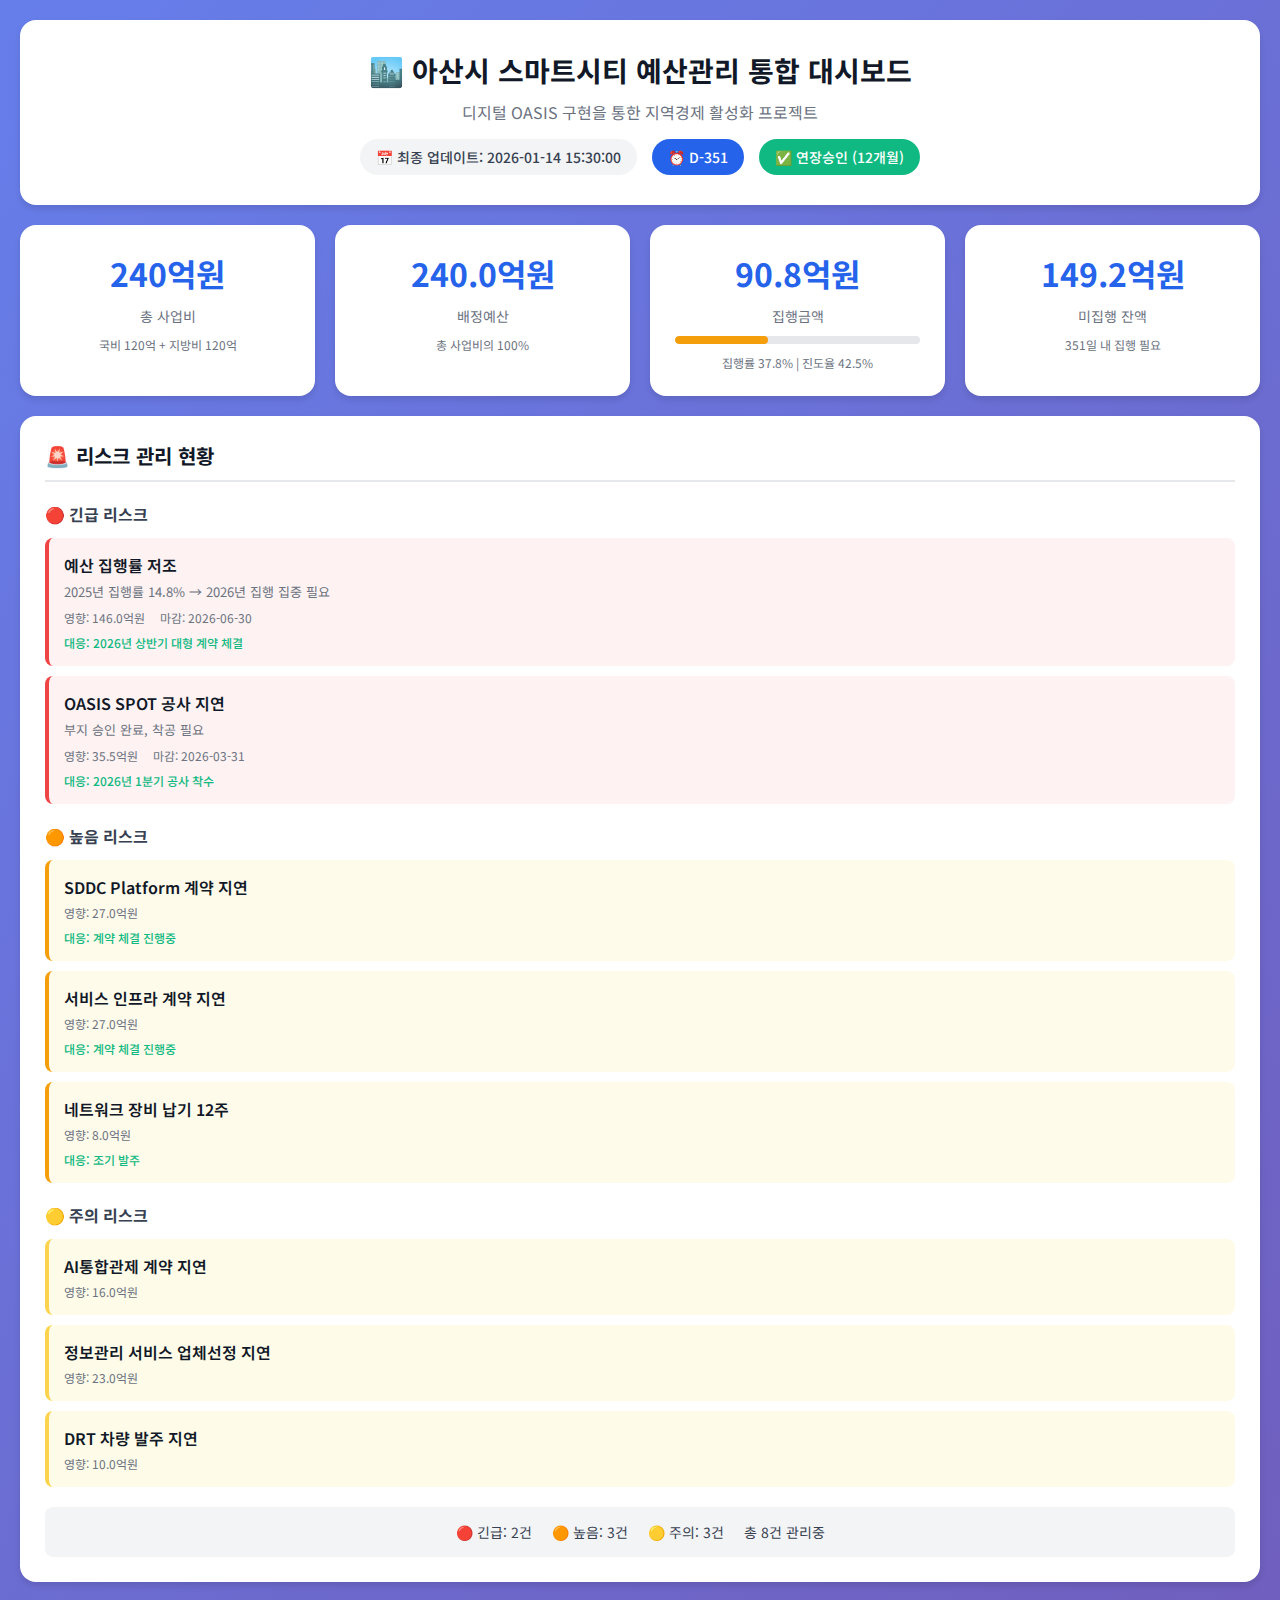
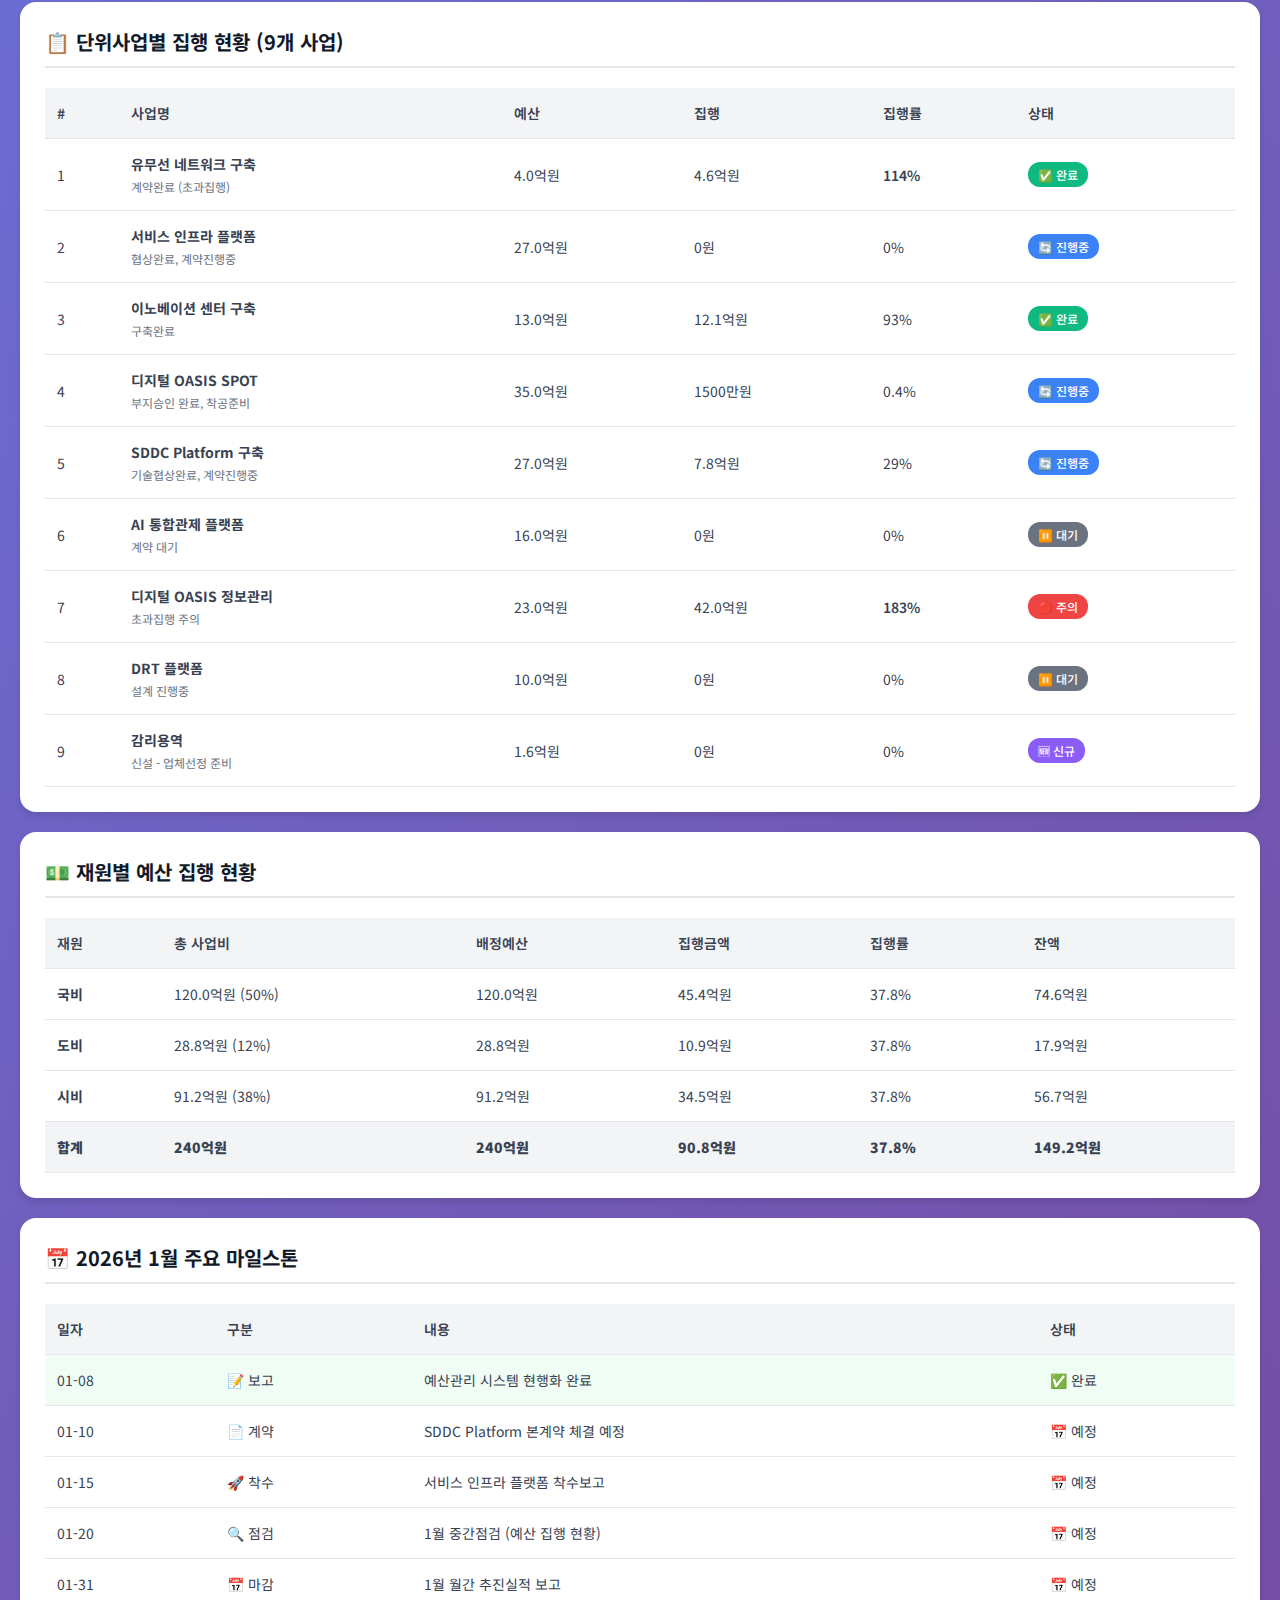
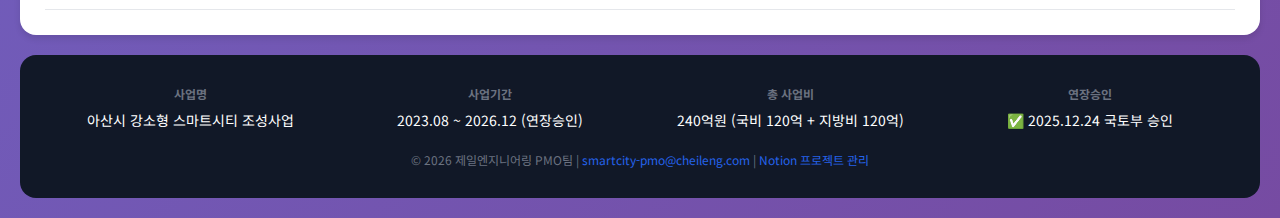
<file: index.html>
<!DOCTYPE html>
<html lang="ko">
<head>
    <meta charset="UTF-8">
    <meta name="viewport" content="width=device-width, initial-scale=1.0">
    <title>아산시 스마트시티 예산관리 통합 대시보드</title>
    <link rel="preconnect" href="https://fonts.googleapis.com">
    <link rel="preconnect" href="https://fonts.gstatic.com" crossorigin>
    <link href="https://fonts.googleapis.com/css2?family=Noto+Sans+KR:wght@400;500;600;700&display=swap" rel="stylesheet">
    <style>
        :root {
            --primary: #2563EB;
            --success: #10B981;
            --warning: #F59E0B;
            --danger: #EF4444;
            --gray-100: #F3F4F6;
            --gray-200: #E5E7EB;
            --gray-500: #6B7280;
            --gray-700: #374151;
            --gray-900: #111827;
        }
        * { margin: 0; padding: 0; box-sizing: border-box; }
        body {
            font-family: 'Noto Sans KR', -apple-system, BlinkMacSystemFont, sans-serif;
            background: linear-gradient(135deg, #667eea 0%, #764ba2 100%);
            min-height: 100vh;
            padding: 20px;
        }
        .container { max-width: 1400px; margin: 0 auto; }
        .header {
            background: #fff;
            border-radius: 16px;
            padding: 30px;
            margin-bottom: 20px;
            box-shadow: 0 4px 6px rgba(0,0,0,0.1);
            text-align: center;
        }
        .header h1 { font-size: 28px; color: var(--gray-900); margin-bottom: 10px; }
        .header p { color: var(--gray-500); font-size: 16px; margin-bottom: 15px; }
        .header-status { display: flex; justify-content: center; gap: 15px; flex-wrap: wrap; }
        .update-badge, .days-badge, .extension-badge {
            padding: 8px 16px;
            border-radius: 20px;
            font-size: 14px;
            font-weight: 500;
        }
        .update-badge { background: var(--gray-100); color: var(--gray-700); }
        .days-badge { background: var(--primary); color: #fff; }
        .days-badge.urgent { background: var(--danger); animation: pulse 2s infinite; }
        .extension-badge { background: var(--success); color: #fff; }
        @keyframes pulse { 0%, 100% { opacity: 1; } 50% { opacity: 0.7; } }
        .cards-grid {
            display: grid;
            grid-template-columns: repeat(4, 1fr);
            gap: 20px;
            margin-bottom: 20px;
        }
        @media (max-width: 1200px) { .cards-grid { grid-template-columns: repeat(2, 1fr); } }
        @media (max-width: 600px) { .cards-grid { grid-template-columns: 1fr; } }
        .card {
            background: #fff;
            border-radius: 16px;
            padding: 25px;
            box-shadow: 0 4px 6px rgba(0,0,0,0.1);
            text-align: center;
            transition: transform 0.2s;
        }
        .card:hover { transform: translateY(-5px); }
        .card-value { font-size: 32px; font-weight: 700; color: var(--primary); margin-bottom: 10px; }
        .card-label { font-size: 14px; color: var(--gray-500); margin-bottom: 10px; }
        .card-sub { font-size: 12px; color: var(--gray-500); }
        .progress-bar {
            height: 8px;
            background: var(--gray-200);
            border-radius: 4px;
            overflow: hidden;
            margin: 10px 0;
        }
        .progress-fill { height: 100%; border-radius: 4px; transition: width 0.5s ease; }
        .section {
            background: #fff;
            border-radius: 16px;
            padding: 25px;
            margin-bottom: 20px;
            box-shadow: 0 4px 6px rgba(0,0,0,0.1);
        }
        .section-title {
            font-size: 20px;
            color: var(--gray-900);
            margin-bottom: 20px;
            padding-bottom: 10px;
            border-bottom: 2px solid var(--gray-200);
        }
        .data-table { width: 100%; border-collapse: collapse; }
        .data-table th, .data-table td {
            padding: 15px 12px;
            text-align: left;
            border-bottom: 1px solid var(--gray-200);
        }
        .data-table th {
            background: var(--gray-100);
            font-weight: 600;
            color: var(--gray-700);
            font-size: 14px;
        }
        .data-table td { font-size: 14px; color: var(--gray-700); }
        .data-table tr:hover { background: var(--gray-100); }
        .data-table .total-row { background: var(--gray-100); font-weight: 600; }
        .data-table .status-done { background: #F0FDF4; }
        .unit-detail { font-size: 12px; color: var(--gray-500); margin-top: 4px; }
        .rate-over { color: var(--danger); font-weight: 600; }
        .rate-low { color: var(--warning); }
        .status-badge {
            display: inline-block;
            padding: 4px 10px;
            border-radius: 12px;
            font-size: 12px;
            color: #fff;
            font-weight: 500;
        }
        .risk-section { margin-bottom: 20px; }
        .risk-section h3 { font-size: 16px; margin-bottom: 12px; color: var(--gray-700); }
        .risk-item {
            background: var(--gray-100);
            border-radius: 8px;
            padding: 15px;
            margin-bottom: 10px;
            border-left: 4px solid var(--gray-500);
        }
        .risk-item.critical { border-left-color: var(--danger); background: #FEF2F2; }
        .risk-item.high { border-left-color: var(--warning); background: #FFFBEB; }
        .risk-item.medium { border-left-color: #FCD34D; background: #FEFCE8; }
        .risk-title { font-weight: 600; color: var(--gray-900); margin-bottom: 5px; }
        .risk-detail { font-size: 13px; color: var(--gray-500); margin-bottom: 8px; }
        .risk-meta { font-size: 12px; color: var(--gray-500); display: flex; gap: 15px; flex-wrap: wrap; }
        .risk-response { font-size: 12px; color: var(--success); margin-top: 8px; font-weight: 500; }
        .risk-summary {
            display: flex;
            gap: 20px;
            padding: 15px;
            background: var(--gray-100);
            border-radius: 8px;
            margin-top: 15px;
            justify-content: center;
            flex-wrap: wrap;
        }
        .risk-summary span { font-size: 14px; color: var(--gray-700); }
        .footer {
            background: var(--gray-900);
            border-radius: 16px;
            padding: 30px;
            color: #fff;
            margin-top: 20px;
        }
        .footer-grid {
            display: grid;
            grid-template-columns: repeat(4, 1fr);
            gap: 20px;
            margin-bottom: 20px;
        }
        @media (max-width: 900px) { .footer-grid { grid-template-columns: repeat(2, 1fr); } }
        @media (max-width: 500px) { .footer-grid { grid-template-columns: 1fr; } }
        .footer-item { text-align: center; }
        .footer-item strong { display: block; color: var(--gray-500); font-size: 12px; margin-bottom: 5px; }
        .footer-item span { font-size: 14px; }
        .footer p { text-align: center; font-size: 12px; color: var(--gray-500); }
        .footer a { color: var(--primary); text-decoration: none; }
        .footer a:hover { text-decoration: underline; }
    </style>
</head>
<body>
    <div class="container">
        <header class="header">
            <h1>🏙️ 아산시 스마트시티 예산관리 통합 대시보드</h1>
            <p>디지털 OASIS 구현을 통한 지역경제 활성화 프로젝트</p>
            <div id="header-info"></div>
        </header>
        
        <section class="cards-grid">
            <div class="card" id="total-budget"></div>
            <div class="card" id="allocated-budget"></div>
            <div class="card" id="executed-amount"></div>
            <div class="card" id="remaining-budget"></div>
        </section>
        
        <section class="section">
            <h2 class="section-title">🚨 리스크 관리 현황</h2>
            <div id="risk-items"></div>
        </section>
        
        <section class="section">
            <h2 class="section-title">📋 단위사업별 집행 현황 (9개 사업)</h2>
            <div id="status-table"></div>
        </section>
        
        <section class="section">
            <h2 class="section-title">💵 재원별 예산 집행 현황</h2>
            <div id="funding-table"></div>
        </section>
        
        <section class="section">
            <h2 class="section-title">📅 2026년 1월 주요 마일스톤</h2>
            <div id="milestone-table"></div>
        </section>
        
        <footer class="footer">
            <div id="footer-info"></div>
            <p style="margin-top:20px;">
                © 2026 제일엔지니어링 PMO팀 | 
                <a href="mailto:smartcity-pmo@cheileng.com">smartcity-pmo@cheileng.com</a> |
                <a href="https://www.notion.so/21650aa9577d80dc8278e0187c54677f" target="_blank">Notion 프로젝트 관리</a>
            </p>
        </footer>
    </div>

    <script>
    var DATA = {
        "update_date": "2026-01-14",
        "update_time": "15:30:00",
        "project_info": {
            "name": "아산시 강소형 스마트시티 조성사업",
            "end_date": "2026-12-31",
            "extension_approved": true,
            "days_remaining": 351
        },
        "summary": {
            "총예산": 24000000000,
            "총집행": 9080000000,
            "총잔액": 14920000000,
            "집행률": 37.8,
            "진도율": 42.5,
            "남은일수": 351,
            "재원별": {
                "국비": {"총액": 12000000000, "비율": 50, "집행": 4540000000, "집행률": 37.8, "잔액": 7460000000},
                "도비": {"총액": 2880000000, "비율": 12, "집행": 1090000000, "집행률": 37.8, "잔액": 1790000000},
                "시비": {"총액": 9120000000, "비율": 38, "집행": 3450000000, "집행률": 37.8, "잔액": 5670000000}
            }
        },
        "units": [
            {"id": 1, "name": "유무선 네트워크 구축", "budget": 400000000, "executed": 460000000, "rate": 114, "status": "완료", "status_detail": "계약완료 (초과집행)"},
            {"id": 2, "name": "서비스 인프라 플랫폼", "budget": 2700000000, "executed": 0, "rate": 0, "status": "진행중", "status_detail": "협상완료, 계약진행중"},
            {"id": 3, "name": "이노베이션 센터 구축", "budget": 1300000000, "executed": 1210000000, "rate": 93, "status": "완료", "status_detail": "구축완료"},
            {"id": 4, "name": "디지털 OASIS SPOT", "budget": 3500000000, "executed": 15000000, "rate": 0.4, "status": "진행중", "status_detail": "부지승인 완료, 착공준비"},
            {"id": 5, "name": "SDDC Platform 구축", "budget": 2700000000, "executed": 780000000, "rate": 29, "status": "진행중", "status_detail": "기술협상완료, 계약진행중"},
            {"id": 6, "name": "AI 통합관제 플랫폼", "budget": 1600000000, "executed": 0, "rate": 0, "status": "대기", "status_detail": "계약 대기"},
            {"id": 7, "name": "디지털 OASIS 정보관리", "budget": 2300000000, "executed": 4200000000, "rate": 183, "status": "주의", "status_detail": "초과집행 주의"},
            {"id": 8, "name": "DRT 플랫폼", "budget": 1000000000, "executed": 0, "rate": 0, "status": "대기", "status_detail": "설계 진행중"},
            {"id": 9, "name": "감리용역", "budget": 160000000, "executed": 0, "rate": 0, "status": "신규", "status_detail": "신설 - 업체선정 준비"}
        ],
        "milestones": [
            {"date": "01-08", "type": "보고", "title": "예산관리 시스템 현행화 완료", "status": "완료"},
            {"date": "01-10", "type": "계약", "title": "SDDC Platform 본계약 체결 예정", "status": "예정"},
            {"date": "01-15", "type": "착수", "title": "서비스 인프라 플랫폼 착수보고", "status": "예정"},
            {"date": "01-20", "type": "점검", "title": "1월 중간점검 (예산 집행 현황)", "status": "예정"},
            {"date": "01-31", "type": "마감", "title": "1월 월간 추진실적 보고", "status": "예정"}
        ],
        "risks": {
            "critical": [
                {"title": "예산 집행률 저조", "description": "2025년 집행률 14.8% → 2026년 집행 집중 필요", "impact": 14600000000, "response": "2026년 상반기 대형 계약 체결", "deadline": "2026-06-30"},
                {"title": "OASIS SPOT 공사 지연", "description": "부지 승인 완료, 착공 필요", "impact": 3550000000, "response": "2026년 1분기 공사 착수", "deadline": "2026-03-31"}
            ],
            "high": [
                {"title": "SDDC Platform 계약 지연", "impact": 2700000000, "response": "계약 체결 진행중"},
                {"title": "서비스 인프라 계약 지연", "impact": 2700000000, "response": "계약 체결 진행중"},
                {"title": "네트워크 장비 납기 12주", "impact": 800000000, "response": "조기 발주"}
            ],
            "medium": [
                {"title": "AI통합관제 계약 지연", "impact": 1600000000},
                {"title": "정보관리 서비스 업체선정 지연", "impact": 2300000000},
                {"title": "DRT 차량 발주 지연", "impact": 1000000000}
            ],
            "summary": {"critical": 2, "high": 3, "medium": 3, "total": 8}
        }
    };

    function formatCurrency(v) {
        if (!v || v === 0) return '0원';
        if (v >= 100000000) return (v / 100000000).toFixed(1) + '억원';
        if (v >= 10000) return (v / 10000).toFixed(0) + '만원';
        return v.toLocaleString() + '원';
    }

    function getStatusColor(s) {
        var c = {'완료':'#10B981','진행중':'#3B82F6','대기':'#6B7280','신규':'#8B5CF6','주의':'#EF4444'};
        return c[s] || '#6B7280';
    }

    function getStatusEmoji(s) {
        var e = {'완료':'✅','진행중':'🔄','대기':'⏸️','신규':'🆕','주의':'🔴'};
        return e[s] || '📋';
    }

    function getMilestoneEmoji(t) {
        var e = {'보고':'📝','계약':'📄','착수':'🚀','점검':'🔍','마감':'📅'};
        return e[t] || '📌';
    }

    function render() {
        var d = DATA;
        var s = d.summary;
        var p = d.project_info;

        // Header
        document.getElementById('header-info').innerHTML = 
            '<div class="header-status">' +
            '<span class="update-badge">📅 최종 업데이트: ' + d.update_date + ' ' + d.update_time + '</span>' +
            '<span class="days-badge">⏰ D-' + p.days_remaining + '</span>' +
            '<span class="extension-badge">✅ 연장승인 (12개월)</span>' +
            '</div>';

        // Cards
        document.getElementById('total-budget').innerHTML = 
            '<div class="card-value">240억원</div><div class="card-label">총 사업비</div><div class="card-sub">국비 120억 + 지방비 120억</div>';
        
        document.getElementById('allocated-budget').innerHTML = 
            '<div class="card-value">' + formatCurrency(s['총예산']) + '</div><div class="card-label">배정예산</div><div class="card-sub">총 사업비의 100%</div>';
        
        var rate = s['집행률'];
        var color = rate < 30 ? '#EF4444' : (rate < 70 ? '#F59E0B' : '#10B981');
        document.getElementById('executed-amount').innerHTML = 
            '<div class="card-value">' + formatCurrency(s['총집행']) + '</div>' +
            '<div class="card-label">집행금액</div>' +
            '<div class="progress-bar"><div class="progress-fill" style="width:' + rate + '%;background:' + color + '"></div></div>' +
            '<div class="card-sub">집행률 ' + rate + '% | 진도율 ' + s['진도율'] + '%</div>';
        
        document.getElementById('remaining-budget').innerHTML = 
            '<div class="card-value">' + formatCurrency(s['총잔액']) + '</div><div class="card-label">미집행 잔액</div><div class="card-sub">' + s['남은일수'] + '일 내 집행 필요</div>';

        // Units Table
        var h = '<table class="data-table"><thead><tr><th>#</th><th>사업명</th><th>예산</th><th>집행</th><th>집행률</th><th>상태</th></tr></thead><tbody>';
        for (var i = 0; i < d.units.length; i++) {
            var u = d.units[i];
            var rc = u.rate > 100 ? 'rate-over' : (u.rate < 10 ? 'rate-low' : '');
            h += '<tr><td>' + u.id + '</td>' +
                '<td><strong>' + u.name + '</strong><div class="unit-detail">' + u.status_detail + '</div></td>' +
                '<td>' + formatCurrency(u.budget) + '</td>' +
                '<td>' + formatCurrency(u.executed) + '</td>' +
                '<td class="' + rc + '">' + u.rate + '%</td>' +
                '<td><span class="status-badge" style="background:' + getStatusColor(u.status) + '">' + getStatusEmoji(u.status) + ' ' + u.status + '</span></td></tr>';
        }
        document.getElementById('status-table').innerHTML = h + '</tbody></table>';

        // Funding Table
        var f = s['재원별'];
        h = '<table class="data-table"><thead><tr><th>재원</th><th>총 사업비</th><th>배정예산</th><th>집행금액</th><th>집행률</th><th>잔액</th></tr></thead><tbody>';
        var rows = [{name:'국비',data:f['국비']},{name:'도비',data:f['도비']},{name:'시비',data:f['시비']}];
        for (var i = 0; i < rows.length; i++) {
            var r = rows[i];
            h += '<tr><td><strong>' + r.name + '</strong></td>' +
                '<td>' + formatCurrency(r.data['총액']) + ' (' + r.data['비율'] + '%)</td>' +
                '<td>' + formatCurrency(r.data['총액']) + '</td>' +
                '<td>' + formatCurrency(r.data['집행']) + '</td>' +
                '<td>' + r.data['집행률'] + '%</td>' +
                '<td>' + formatCurrency(r.data['잔액']) + '</td></tr>';
        }
        h += '<tr class="total-row"><td><strong>합계</strong></td><td><strong>240억원</strong></td><td><strong>240억원</strong></td>' +
            '<td><strong>' + formatCurrency(s['총집행']) + '</strong></td><td><strong>' + s['집행률'] + '%</strong></td>' +
            '<td><strong>' + formatCurrency(s['총잔액']) + '</strong></td></tr>';
        document.getElementById('funding-table').innerHTML = h + '</tbody></table>';

        // Milestones Table
        h = '<table class="data-table"><thead><tr><th>일자</th><th>구분</th><th>내용</th><th>상태</th></tr></thead><tbody>';
        for (var i = 0; i < d.milestones.length; i++) {
            var m = d.milestones[i];
            var cls = m.status === '완료' ? 'status-done' : '';
            var st = m.status === '완료' ? '✅ 완료' : '📅 예정';
            h += '<tr class="' + cls + '"><td>' + m.date + '</td>' +
                '<td>' + getMilestoneEmoji(m.type) + ' ' + m.type + '</td>' +
                '<td>' + m.title + '</td><td>' + st + '</td></tr>';
        }
        document.getElementById('milestone-table').innerHTML = h + '</tbody></table>';

        // Risks
        var r = d.risks;
        h = '';
        if (r.critical && r.critical.length > 0) {
            h += '<div class="risk-section"><h3>🔴 긴급 리스크</h3>';
            for (var i = 0; i < r.critical.length; i++) {
                var x = r.critical[i];
                h += '<div class="risk-item critical"><div class="risk-title">' + x.title + '</div>' +
                    '<div class="risk-detail">' + (x.description || '') + '</div>' +
                    '<div class="risk-meta"><span>영향: ' + formatCurrency(x.impact) + '</span>' +
                    (x.deadline ? '<span>마감: ' + x.deadline + '</span>' : '') + '</div>' +
                    (x.response ? '<div class="risk-response">대응: ' + x.response + '</div>' : '') + '</div>';
            }
            h += '</div>';
        }
        if (r.high && r.high.length > 0) {
            h += '<div class="risk-section"><h3>🟠 높음 리스크</h3>';
            for (var i = 0; i < r.high.length; i++) {
                var x = r.high[i];
                h += '<div class="risk-item high"><div class="risk-title">' + x.title + '</div>' +
                    '<div class="risk-meta">영향: ' + formatCurrency(x.impact) + '</div>' +
                    (x.response ? '<div class="risk-response">대응: ' + x.response + '</div>' : '') + '</div>';
            }
            h += '</div>';
        }
        if (r.medium && r.medium.length > 0) {
            h += '<div class="risk-section"><h3>🟡 주의 리스크</h3>';
            for (var i = 0; i < r.medium.length; i++) {
                var x = r.medium[i];
                h += '<div class="risk-item medium"><div class="risk-title">' + x.title + '</div>' +
                    '<div class="risk-meta">영향: ' + formatCurrency(x.impact) + '</div></div>';
            }
            h += '</div>';
        }
        h += '<div class="risk-summary"><span>🔴 긴급: ' + r.summary.critical + '건</span>' +
            '<span>🟠 높음: ' + r.summary.high + '건</span><span>🟡 주의: ' + r.summary.medium + '건</span>' +
            '<span>총 ' + r.summary.total + '건 관리중</span></div>';
        document.getElementById('risk-items').innerHTML = h;

        // Footer
        document.getElementById('footer-info').innerHTML = 
            '<div class="footer-grid">' +
            '<div class="footer-item"><strong>사업명</strong><span>' + p.name + '</span></div>' +
            '<div class="footer-item"><strong>사업기간</strong><span>2023.08 ~ 2026.12 (연장승인)</span></div>' +
            '<div class="footer-item"><strong>총 사업비</strong><span>240억원 (국비 120억 + 지방비 120억)</span></div>' +
            '<div class="footer-item"><strong>연장승인</strong><span>✅ 2025.12.24 국토부 승인</span></div>' +
            '</div>';
    }

    document.addEventListener('DOMContentLoaded', render);
    </script>
</body>
</html>
</file>
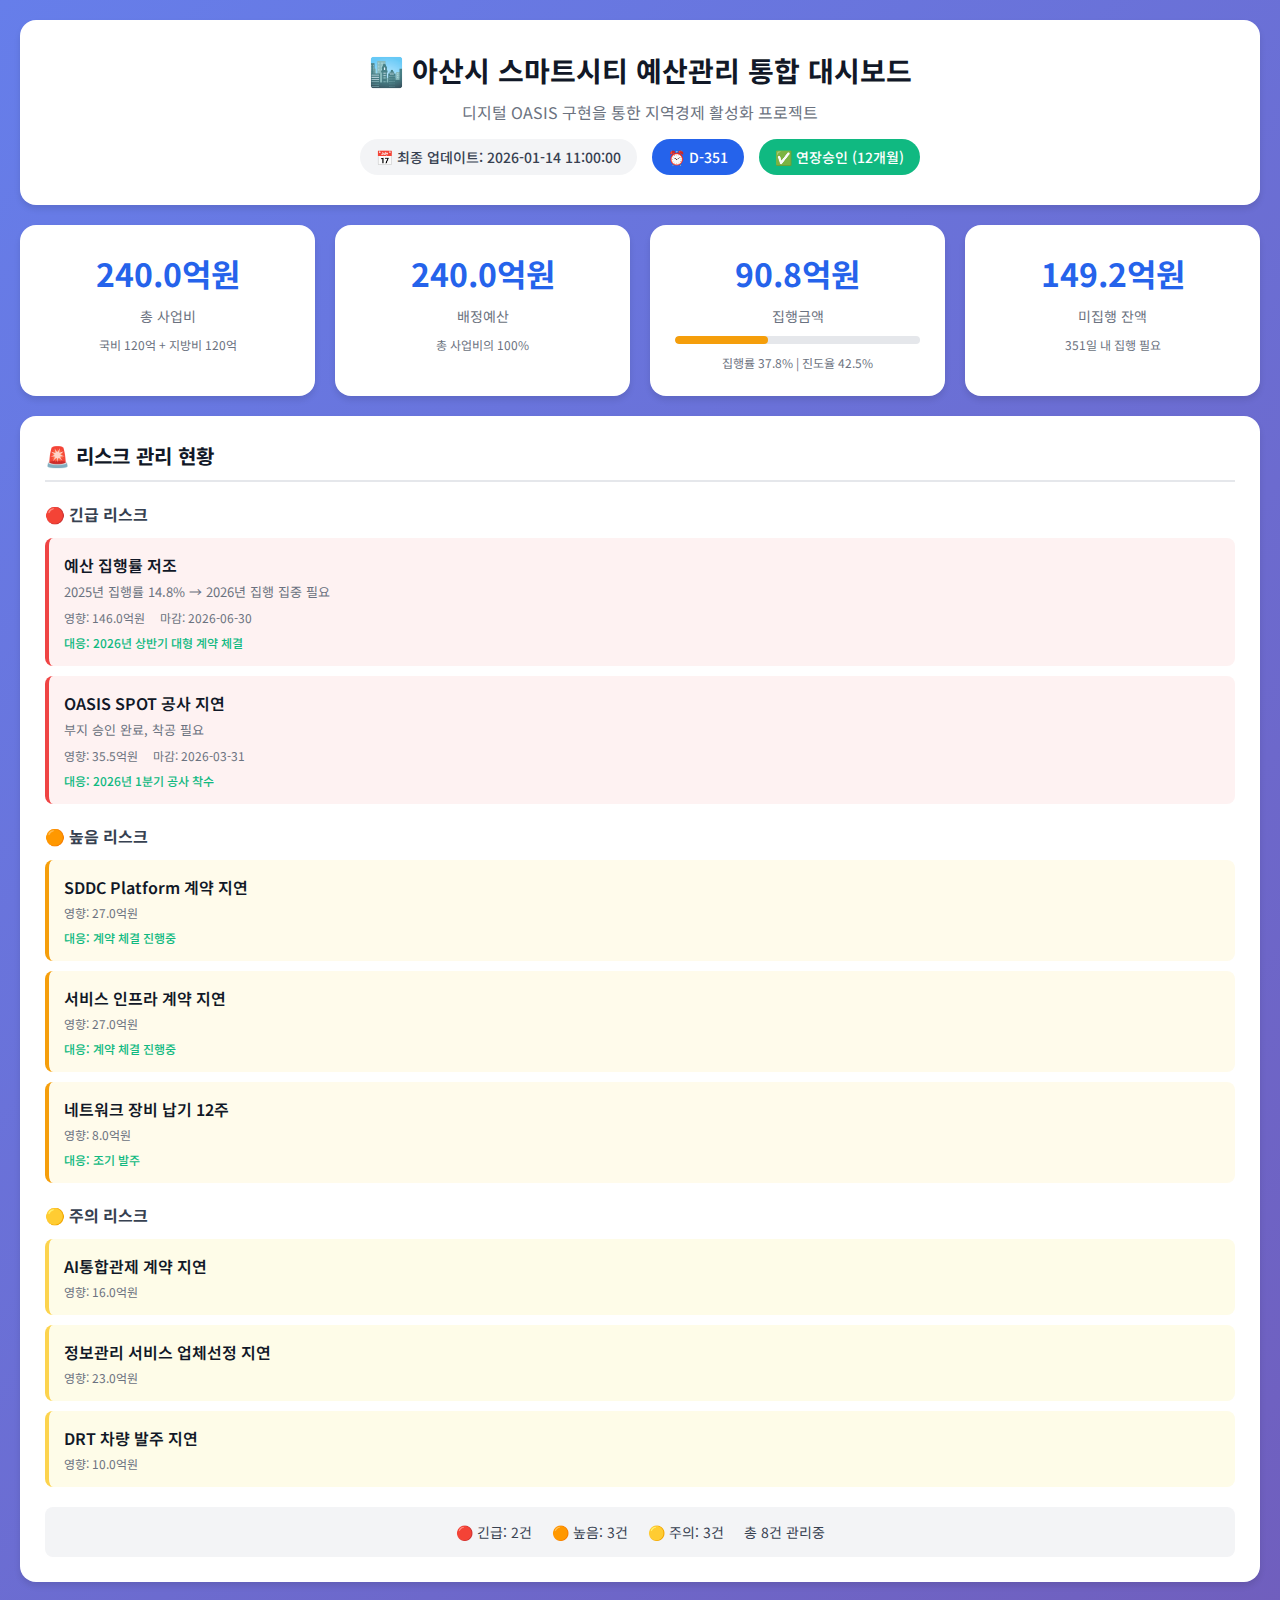
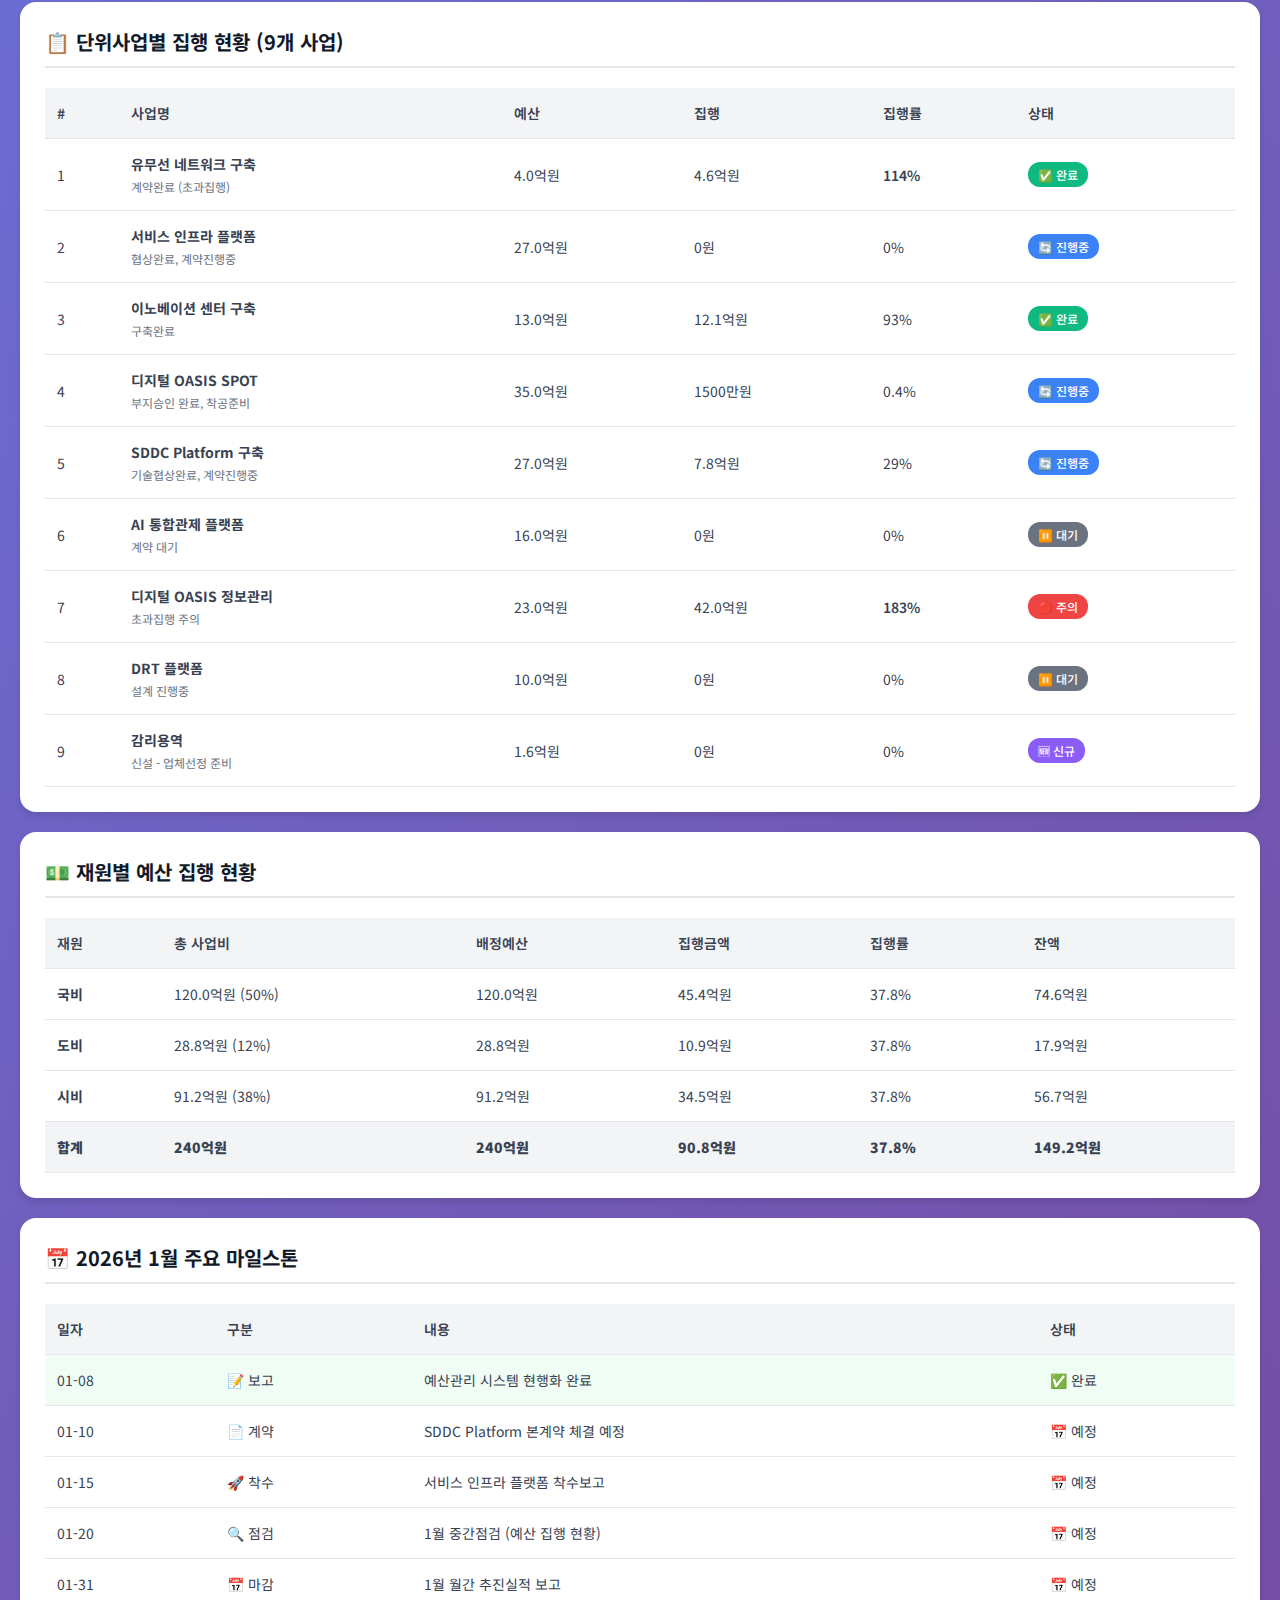
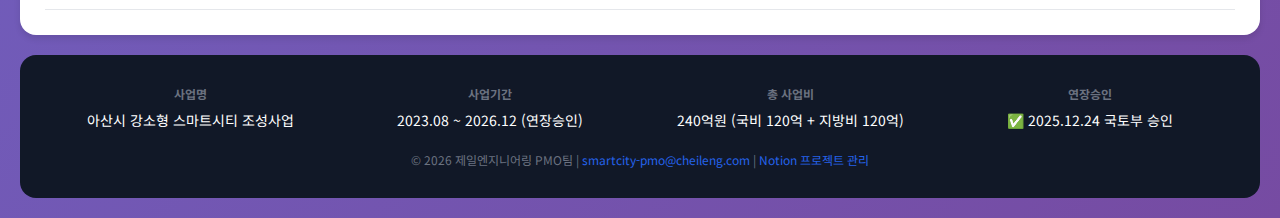
<file: asan-bms-fix/index.html>
<!DOCTYPE html>
<html lang="ko">
<head>
    <meta charset="UTF-8">
    <meta name="viewport" content="width=device-width, initial-scale=1.0">
    <title>아산시 스마트시티 예산관리 통합 대시보드</title>
    <meta name="description" content="아산시 강소형 스마트시티 조성사업 예산관리 시스템 - 240억원 규모, 9개 단위사업">
    <link rel="stylesheet" href="css/style.css">
    <link rel="preconnect" href="https://fonts.googleapis.com">
    <link rel="preconnect" href="https://fonts.gstatic.com" crossorigin>
    <link href="https://fonts.googleapis.com/css2?family=Noto+Sans+KR:wght@400;500;600;700&display=swap" rel="stylesheet">
</head>
<body>
    <div class="container">
        <header class="header">
            <h1>🏙️ 아산시 스마트시티 예산관리 통합 대시보드</h1>
            <p>디지털 OASIS 구현을 통한 지역경제 활성화 프로젝트</p>
            <div id="header-info"></div>
        </header>
        
        <div id="error-message"></div>
        
        <section class="cards-grid">
            <div class="card" id="total-budget">
                <div class="card-value">240억원</div>
                <div class="card-label">총 사업비</div>
                <div class="card-sub">국비 120억 + 지방비 120억</div>
            </div>
            <div class="card" id="allocated-budget">
                <div class="card-value">로딩중...</div>
                <div class="card-label">배정예산</div>
                <div class="card-sub">-</div>
            </div>
            <div class="card" id="executed-amount">
                <div class="card-value">로딩중...</div>
                <div class="card-label">집행금액</div>
                <div class="card-sub">-</div>
            </div>
            <div class="card" id="remaining-budget">
                <div class="card-value">로딩중...</div>
                <div class="card-label">미집행 잔액</div>
                <div class="card-sub">-</div>
            </div>
        </section>
        
        <section class="section">
            <h2 class="section-title">🚨 리스크 관리 현황</h2>
            <div id="risk-items"><p style="text-align:center;color:#666;">데이터 로딩 중...</p></div>
        </section>
        
        <section class="section">
            <h2 class="section-title">📋 단위사업별 집행 현황 (9개 사업)</h2>
            <div id="status-table"><p style="text-align:center;color:#666;">데이터 로딩 중...</p></div>
        </section>
        
        <section class="section">
            <h2 class="section-title">💵 재원별 예산 집행 현황</h2>
            <div id="funding-table"><p style="text-align:center;color:#666;">데이터 로딩 중...</p></div>
        </section>
        
        <section class="section">
            <h2 class="section-title">📅 2026년 1월 주요 마일스톤</h2>
            <div id="milestone-table"><p style="text-align:center;color:#666;">데이터 로딩 중...</p></div>
        </section>
        
        <footer class="footer">
            <div id="footer-info"></div>
            <p style="margin-top:20px;">
                © 2026 제일엔지니어링 PMO팀 | 
                <a href="mailto:smartcity-pmo@cheileng.com">smartcity-pmo@cheileng.com</a> |
                <a href="https://www.notion.so/21650aa9577d80dc8278e0187c54677f" target="_blank">Notion 프로젝트 관리</a>
            </p>
        </footer>
    </div>
    
    <script src="js/dashboard.js"></script>
</body>
</html>
</file>
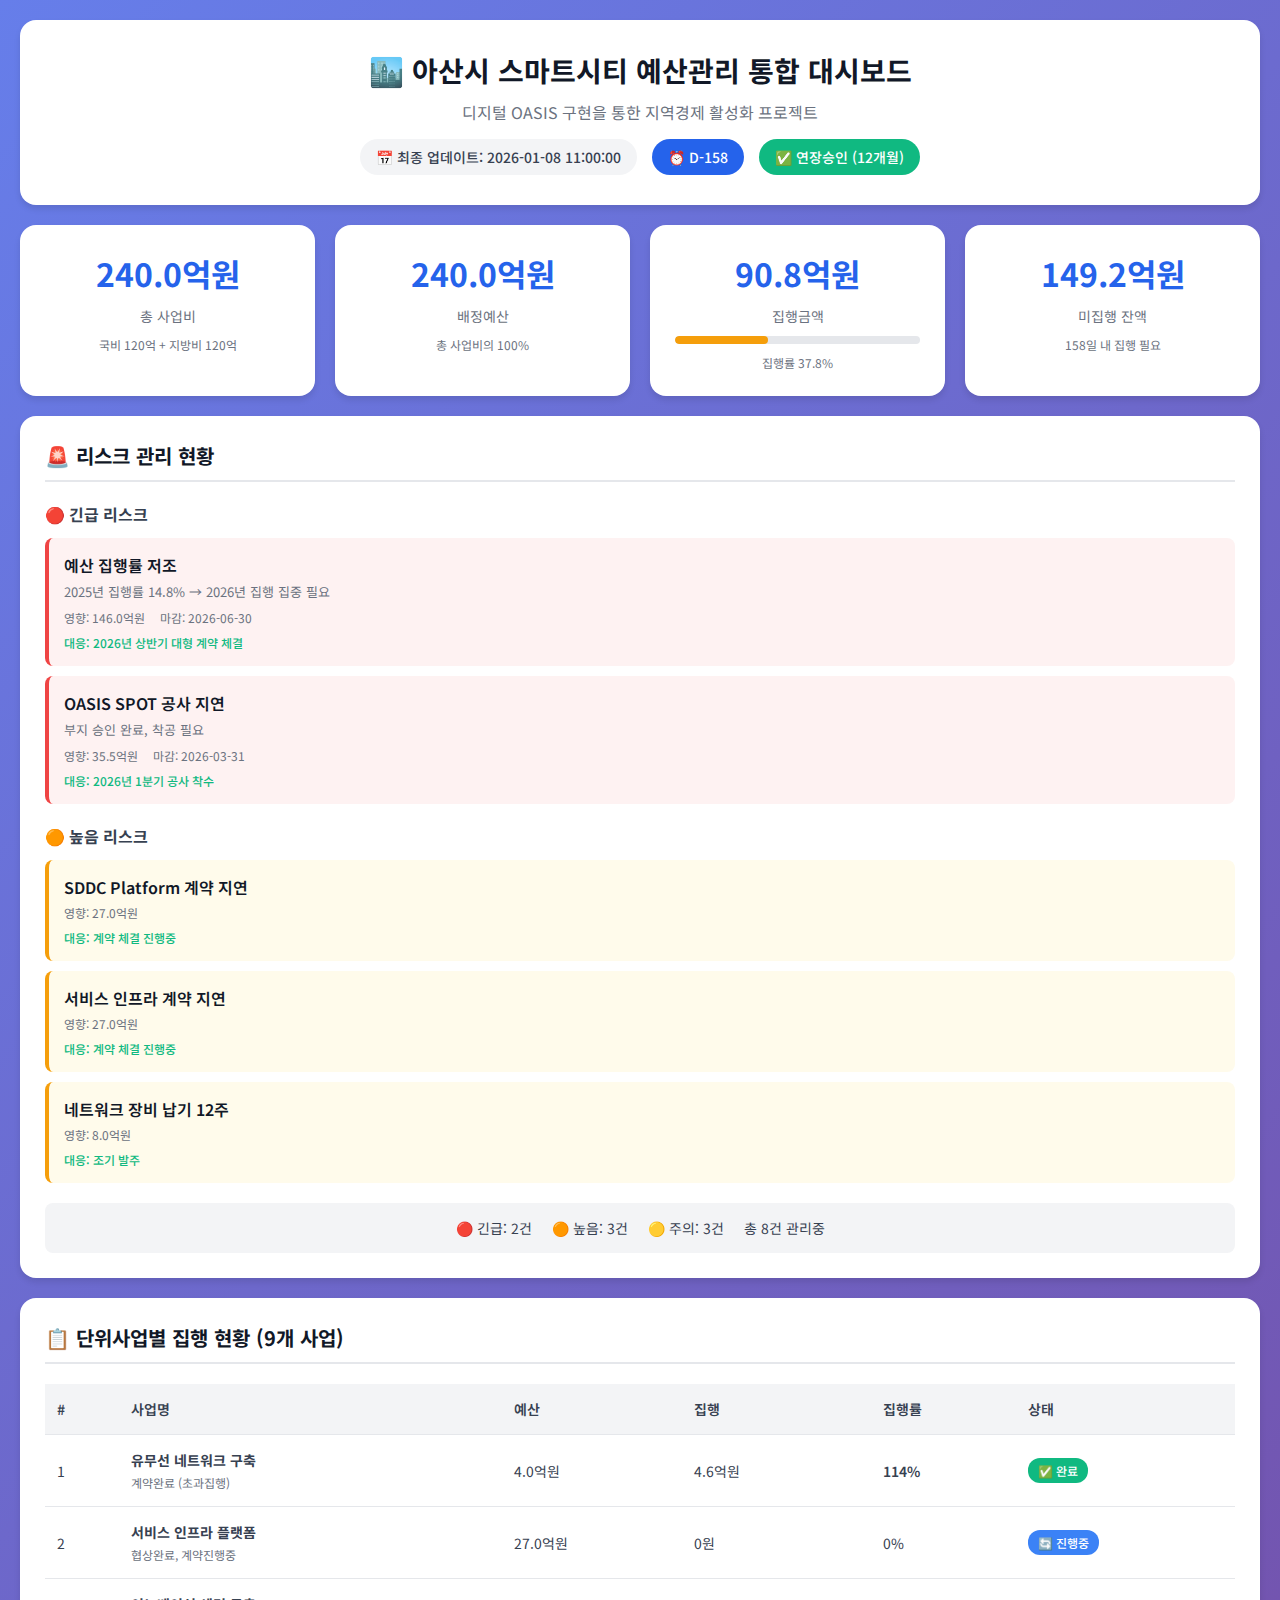
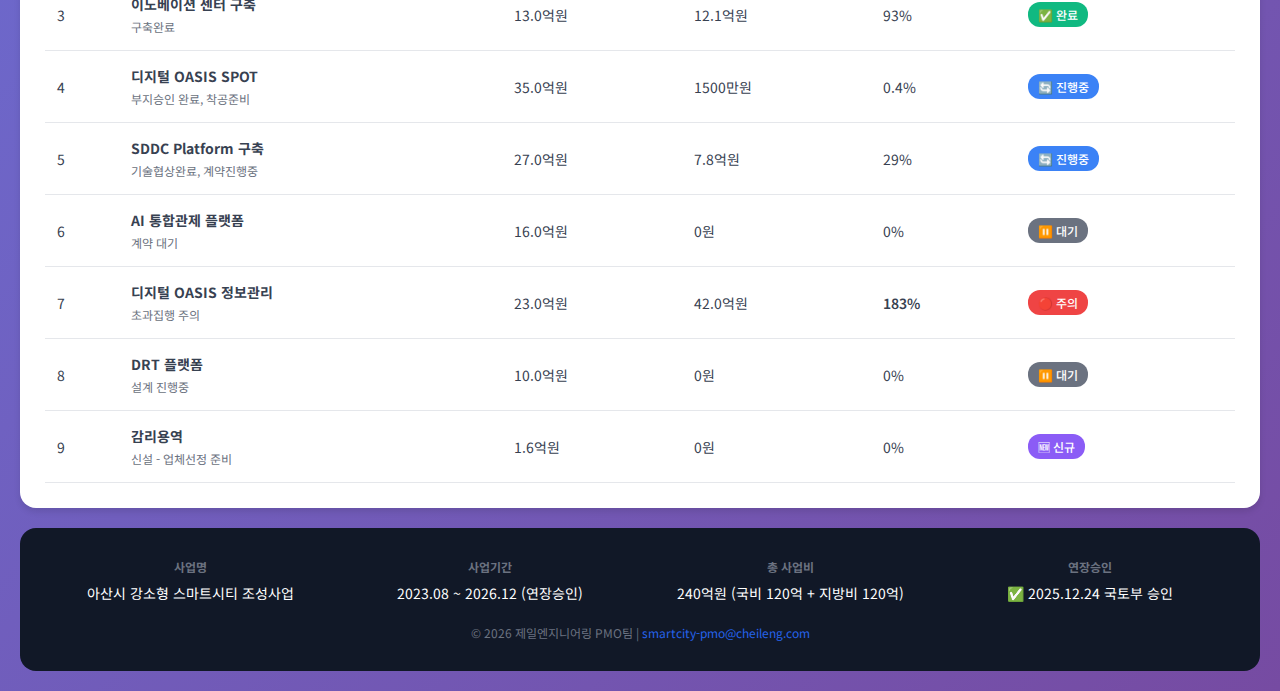
<file: asan-dashboard-update/index.html>
<!DOCTYPE html>
<html lang="ko">
<head>
    <meta charset="UTF-8">
    <meta name="viewport" content="width=device-width, initial-scale=1.0">
    <title>아산시 스마트시티 예산관리 통합 대시보드</title>
    <link rel="stylesheet" href="css/style.css">
    <link rel="preconnect" href="https://fonts.googleapis.com">
    <link rel="preconnect" href="https://fonts.gstatic.com" crossorigin>
    <link href="https://fonts.googleapis.com/css2?family=Noto+Sans+KR:wght@400;500;600;700&display=swap" rel="stylesheet">
</head>
<body>
    <div class="container">
        <header class="header">
            <h1>🏙️ 아산시 스마트시티 예산관리 통합 대시보드</h1>
            <p>디지털 OASIS 구현을 통한 지역경제 활성화 프로젝트</p>
            <div id="header-info"></div>
        </header>
        <div id="error-message"></div>
        <section class="cards-grid">
            <div class="card" id="total-budget"><div class="card-value">240억원</div><div class="card-label">총 사업비</div><div class="card-sub">국비 120억 + 지방비 120억</div></div>
            <div class="card" id="allocated-budget"><div class="card-value">로딩중...</div><div class="card-label">배정예산</div><div class="card-sub">-</div></div>
            <div class="card" id="executed-amount"><div class="card-value">로딩중...</div><div class="card-label">집행금액</div><div class="card-sub">-</div></div>
            <div class="card" id="remaining-budget"><div class="card-value">로딩중...</div><div class="card-label">미집행 잔액</div><div class="card-sub">-</div></div>
        </section>
        <section class="section">
            <h2 class="section-title">🚨 리스크 관리 현황</h2>
            <div id="risk-items"><p style="text-align:center;color:#666;">데이터 로딩 중...</p></div>
        </section>
        <section class="section">
            <h2 class="section-title">📋 단위사업별 집행 현황 (9개 사업)</h2>
            <div id="status-table"><p style="text-align:center;color:#666;">데이터 로딩 중...</p></div>
        </section>
        <footer class="footer">
            <div id="footer-info"></div>
            <p style="margin-top:20px;">© 2026 제일엔지니어링 PMO팀 | <a href="mailto:smartcity-pmo@cheileng.com">smartcity-pmo@cheileng.com</a></p>
        </footer>
    </div>
    <script src="js/dashboard.js"></script>
</body>
</html>
</file>
<file: asan-bms-fix/css/style.css>
:root {
    --primary: #2563EB;
    --success: #10B981;
    --warning: #F59E0B;
    --danger: #EF4444;
    --gray-100: #F3F4F6;
    --gray-200: #E5E7EB;
    --gray-500: #6B7280;
    --gray-700: #374151;
    --gray-900: #111827;
}

* {
    margin: 0;
    padding: 0;
    box-sizing: border-box;
}

body {
    font-family: 'Noto Sans KR', -apple-system, BlinkMacSystemFont, sans-serif;
    background: linear-gradient(135deg, #667eea 0%, #764ba2 100%);
    min-height: 100vh;
    padding: 20px;
}

.container {
    max-width: 1400px;
    margin: 0 auto;
}

.header {
    background: #fff;
    border-radius: 16px;
    padding: 30px;
    margin-bottom: 20px;
    box-shadow: 0 4px 6px rgba(0, 0, 0, 0.1);
    text-align: center;
}

.header h1 {
    font-size: 28px;
    color: var(--gray-900);
    margin-bottom: 10px;
}

.header p {
    color: var(--gray-500);
    font-size: 16px;
    margin-bottom: 15px;
}

.header-status {
    display: flex;
    justify-content: center;
    gap: 15px;
    flex-wrap: wrap;
}

.update-badge,
.days-badge,
.extension-badge {
    padding: 8px 16px;
    border-radius: 20px;
    font-size: 14px;
    font-weight: 500;
}

.update-badge {
    background: var(--gray-100);
    color: var(--gray-700);
}

.days-badge {
    background: var(--primary);
    color: #fff;
}

.days-badge.urgent {
    background: var(--danger);
    animation: pulse 2s infinite;
}

.extension-badge {
    background: var(--success);
    color: #fff;
}

@keyframes pulse {
    0%, 100% { opacity: 1; }
    50% { opacity: 0.7; }
}

.error-alert {
    background: #FEE2E2;
    color: #991B1B;
    padding: 15px 20px;
    border-radius: 8px;
    margin-bottom: 20px;
    text-align: center;
}

.cards-grid {
    display: grid;
    grid-template-columns: repeat(4, 1fr);
    gap: 20px;
    margin-bottom: 20px;
}

@media (max-width: 1200px) {
    .cards-grid {
        grid-template-columns: repeat(2, 1fr);
    }
}

@media (max-width: 600px) {
    .cards-grid {
        grid-template-columns: 1fr;
    }
}

.card {
    background: #fff;
    border-radius: 16px;
    padding: 25px;
    box-shadow: 0 4px 6px rgba(0, 0, 0, 0.1);
    text-align: center;
    transition: transform 0.2s;
}

.card:hover {
    transform: translateY(-5px);
}

.card-value {
    font-size: 32px;
    font-weight: 700;
    color: var(--primary);
    margin-bottom: 10px;
}

.card-label {
    font-size: 14px;
    color: var(--gray-500);
    margin-bottom: 10px;
}

.card-sub {
    font-size: 12px;
    color: var(--gray-500);
}

.progress-bar {
    height: 8px;
    background: var(--gray-200);
    border-radius: 4px;
    overflow: hidden;
    margin: 10px 0;
}

.progress-fill {
    height: 100%;
    border-radius: 4px;
    transition: width 0.5s ease;
}

.section {
    background: #fff;
    border-radius: 16px;
    padding: 25px;
    margin-bottom: 20px;
    box-shadow: 0 4px 6px rgba(0, 0, 0, 0.1);
}

.section-title {
    font-size: 20px;
    color: var(--gray-900);
    margin-bottom: 20px;
    padding-bottom: 10px;
    border-bottom: 2px solid var(--gray-200);
}

.data-table {
    width: 100%;
    border-collapse: collapse;
}

.data-table th,
.data-table td {
    padding: 15px 12px;
    text-align: left;
    border-bottom: 1px solid var(--gray-200);
}

.data-table th {
    background: var(--gray-100);
    font-weight: 600;
    color: var(--gray-700);
    font-size: 14px;
}

.data-table td {
    font-size: 14px;
    color: var(--gray-700);
}

.data-table tr:hover {
    background: var(--gray-100);
}

.data-table .total-row {
    background: var(--gray-100);
    font-weight: 600;
}

.data-table .status-done {
    background: #F0FDF4;
}

.unit-detail {
    font-size: 12px;
    color: var(--gray-500);
    margin-top: 4px;
}

.rate-over {
    color: var(--danger);
    font-weight: 600;
}

.rate-low {
    color: var(--warning);
}

.status-badge {
    display: inline-block;
    padding: 4px 10px;
    border-radius: 12px;
    font-size: 12px;
    color: #fff;
    font-weight: 500;
}

.risk-section {
    margin-bottom: 20px;
}

.risk-section h3 {
    font-size: 16px;
    margin-bottom: 12px;
    color: var(--gray-700);
}

.risk-item {
    background: var(--gray-100);
    border-radius: 8px;
    padding: 15px;
    margin-bottom: 10px;
    border-left: 4px solid var(--gray-500);
}

.risk-item.critical {
    border-left-color: var(--danger);
    background: #FEF2F2;
}

.risk-item.high {
    border-left-color: var(--warning);
    background: #FFFBEB;
}

.risk-item.medium {
    border-left-color: #FCD34D;
    background: #FEFCE8;
}

.risk-title {
    font-weight: 600;
    color: var(--gray-900);
    margin-bottom: 5px;
}

.risk-detail {
    font-size: 13px;
    color: var(--gray-500);
    margin-bottom: 8px;
}

.risk-meta {
    font-size: 12px;
    color: var(--gray-500);
    display: flex;
    gap: 15px;
    flex-wrap: wrap;
}

.risk-response {
    font-size: 12px;
    color: var(--success);
    margin-top: 8px;
    font-weight: 500;
}

.risk-summary {
    display: flex;
    gap: 20px;
    padding: 15px;
    background: var(--gray-100);
    border-radius: 8px;
    margin-top: 15px;
    justify-content: center;
    flex-wrap: wrap;
}

.risk-summary span {
    font-size: 14px;
    color: var(--gray-700);
}

.footer {
    background: var(--gray-900);
    border-radius: 16px;
    padding: 30px;
    color: #fff;
    margin-top: 20px;
}

.footer-grid {
    display: grid;
    grid-template-columns: repeat(4, 1fr);
    gap: 20px;
    margin-bottom: 20px;
}

@media (max-width: 900px) {
    .footer-grid {
        grid-template-columns: repeat(2, 1fr);
    }
}

@media (max-width: 500px) {
    .footer-grid {
        grid-template-columns: 1fr;
    }
}

.footer-item {
    text-align: center;
}

.footer-item strong {
    display: block;
    color: var(--gray-500);
    font-size: 12px;
    margin-bottom: 5px;
}

.footer-item span {
    font-size: 14px;
}

.footer p {
    text-align: center;
    font-size: 12px;
    color: var(--gray-500);
}

.footer a {
    color: var(--primary);
    text-decoration: none;
}

.footer a:hover {
    text-decoration: underline;
}
</file>
<file: asan-dashboard-update/css/style.css>
:root{--primary:#2563EB;--success:#10B981;--warning:#F59E0B;--danger:#EF4444;--gray-100:#F3F4F6;--gray-200:#E5E7EB;--gray-500:#6B7280;--gray-700:#374151;--gray-900:#111827}
*{margin:0;padding:0;box-sizing:border-box}
body{font-family:'Noto Sans KR',sans-serif;background:linear-gradient(135deg,#667eea 0%,#764ba2 100%);min-height:100vh;padding:20px}
.container{max-width:1400px;margin:0 auto}
.header{background:#fff;border-radius:16px;padding:30px;margin-bottom:20px;box-shadow:0 4px 6px rgba(0,0,0,.1);text-align:center}
.header h1{font-size:28px;color:var(--gray-900);margin-bottom:10px}
.header p{color:var(--gray-500);font-size:16px;margin-bottom:15px}
.header-status{display:flex;justify-content:center;gap:15px;flex-wrap:wrap}
.update-badge,.days-badge,.extension-badge{padding:8px 16px;border-radius:20px;font-size:14px;font-weight:500}
.update-badge{background:var(--gray-100);color:var(--gray-700)}
.days-badge{background:var(--primary);color:#fff}
.days-badge.urgent{background:var(--danger);animation:pulse 2s infinite}
.extension-badge{background:var(--success);color:#fff}
@keyframes pulse{0%,100%{opacity:1}50%{opacity:.7}}
.error-alert{background:#FEE2E2;color:#991B1B;padding:15px 20px;border-radius:8px;margin-bottom:20px;text-align:center}
.cards-grid{display:grid;grid-template-columns:repeat(4,1fr);gap:20px;margin-bottom:20px}
@media(max-width:1200px){.cards-grid{grid-template-columns:repeat(2,1fr)}}
@media(max-width:600px){.cards-grid{grid-template-columns:1fr}}
.card{background:#fff;border-radius:16px;padding:25px;box-shadow:0 4px 6px rgba(0,0,0,.1);text-align:center;transition:transform .2s}
.card:hover{transform:translateY(-5px)}
.card-value{font-size:32px;font-weight:700;color:var(--primary);margin-bottom:10px}
.card-label{font-size:14px;color:var(--gray-500);margin-bottom:10px}
.card-sub{font-size:12px;color:var(--gray-500)}
.progress-bar{height:8px;background:var(--gray-200);border-radius:4px;overflow:hidden;margin:10px 0}
.progress-fill{height:100%;border-radius:4px;transition:width .5s ease}
.section{background:#fff;border-radius:16px;padding:25px;margin-bottom:20px;box-shadow:0 4px 6px rgba(0,0,0,.1)}
.section-title{font-size:20px;color:var(--gray-900);margin-bottom:20px;padding-bottom:10px;border-bottom:2px solid var(--gray-200)}
.data-table{width:100%;border-collapse:collapse}
.data-table th,.data-table td{padding:15px 12px;text-align:left;border-bottom:1px solid var(--gray-200)}
.data-table th{background:var(--gray-100);font-weight:600;color:var(--gray-700);font-size:14px}
.data-table td{font-size:14px;color:var(--gray-700)}
.data-table tr:hover{background:var(--gray-100)}
.unit-detail{font-size:12px;color:var(--gray-500);margin-top:4px}
.rate-over{color:var(--danger);font-weight:600}
.rate-low{color:var(--warning)}
.status-badge{display:inline-block;padding:4px 10px;border-radius:12px;font-size:12px;color:#fff;font-weight:500}
.risk-section{margin-bottom:20px}
.risk-section h3{font-size:16px;margin-bottom:12px;color:var(--gray-700)}
.risk-item{background:var(--gray-100);border-radius:8px;padding:15px;margin-bottom:10px;border-left:4px solid var(--gray-500)}
.risk-item.critical{border-left-color:var(--danger);background:#FEF2F2}
.risk-item.high{border-left-color:var(--warning);background:#FFFBEB}
.risk-title{font-weight:600;color:var(--gray-900);margin-bottom:5px}
.risk-detail{font-size:13px;color:var(--gray-500);margin-bottom:8px}
.risk-meta{font-size:12px;color:var(--gray-500);display:flex;gap:15px}
.risk-response{font-size:12px;color:var(--success);margin-top:8px;font-weight:500}
.risk-summary{display:flex;gap:20px;padding:15px;background:var(--gray-100);border-radius:8px;margin-top:15px;justify-content:center;flex-wrap:wrap}
.risk-summary span{font-size:14px;color:var(--gray-700)}
.footer{background:var(--gray-900);border-radius:16px;padding:30px;color:#fff;margin-top:20px}
.footer-grid{display:grid;grid-template-columns:repeat(4,1fr);gap:20px;margin-bottom:20px}
@media(max-width:900px){.footer-grid{grid-template-columns:repeat(2,1fr)}}
@media(max-width:500px){.footer-grid{grid-template-columns:1fr}}
.footer-item{text-align:center}
.footer-item strong{display:block;color:var(--gray-500);font-size:12px;margin-bottom:5px}
.footer-item span{font-size:14px}
.footer p{text-align:center;font-size:12px;color:var(--gray-500)}
.footer a{color:var(--primary);text-decoration:none}
.footer a:hover{text-decoration:underline}
</file>
